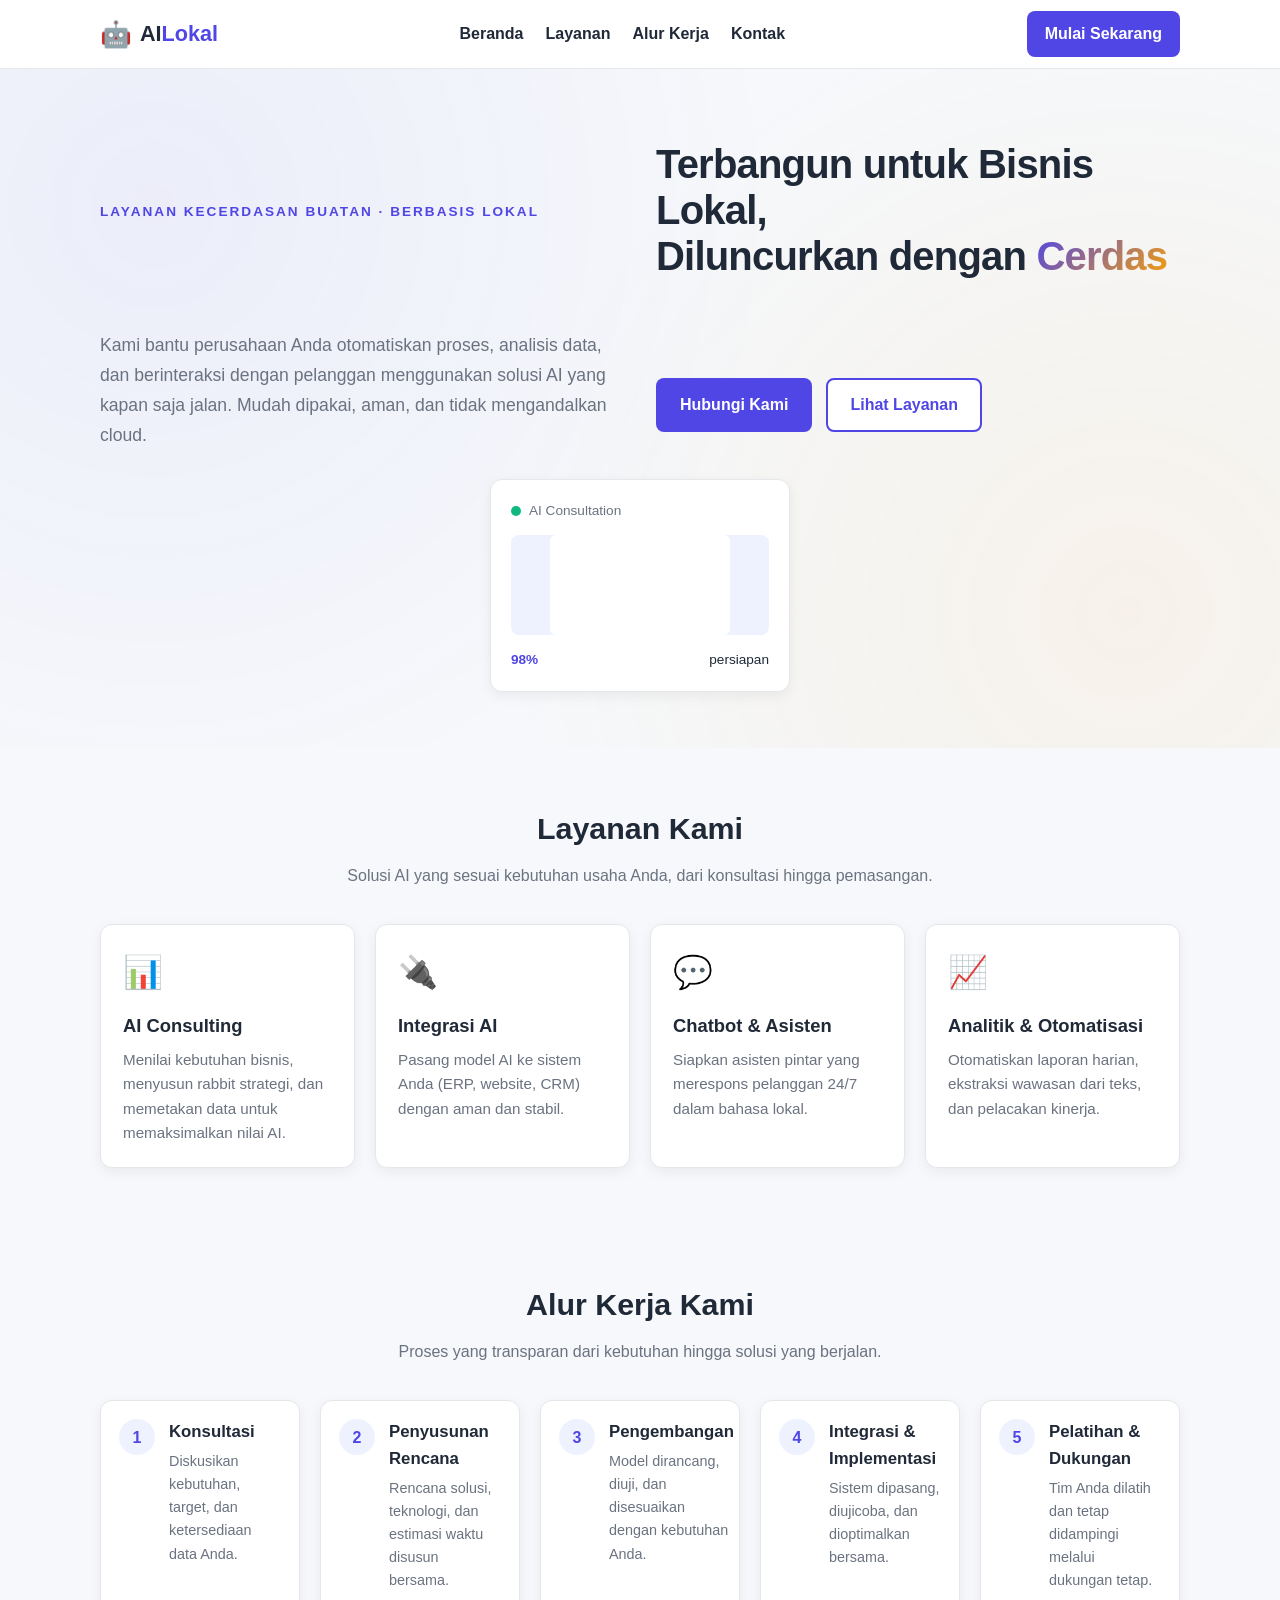
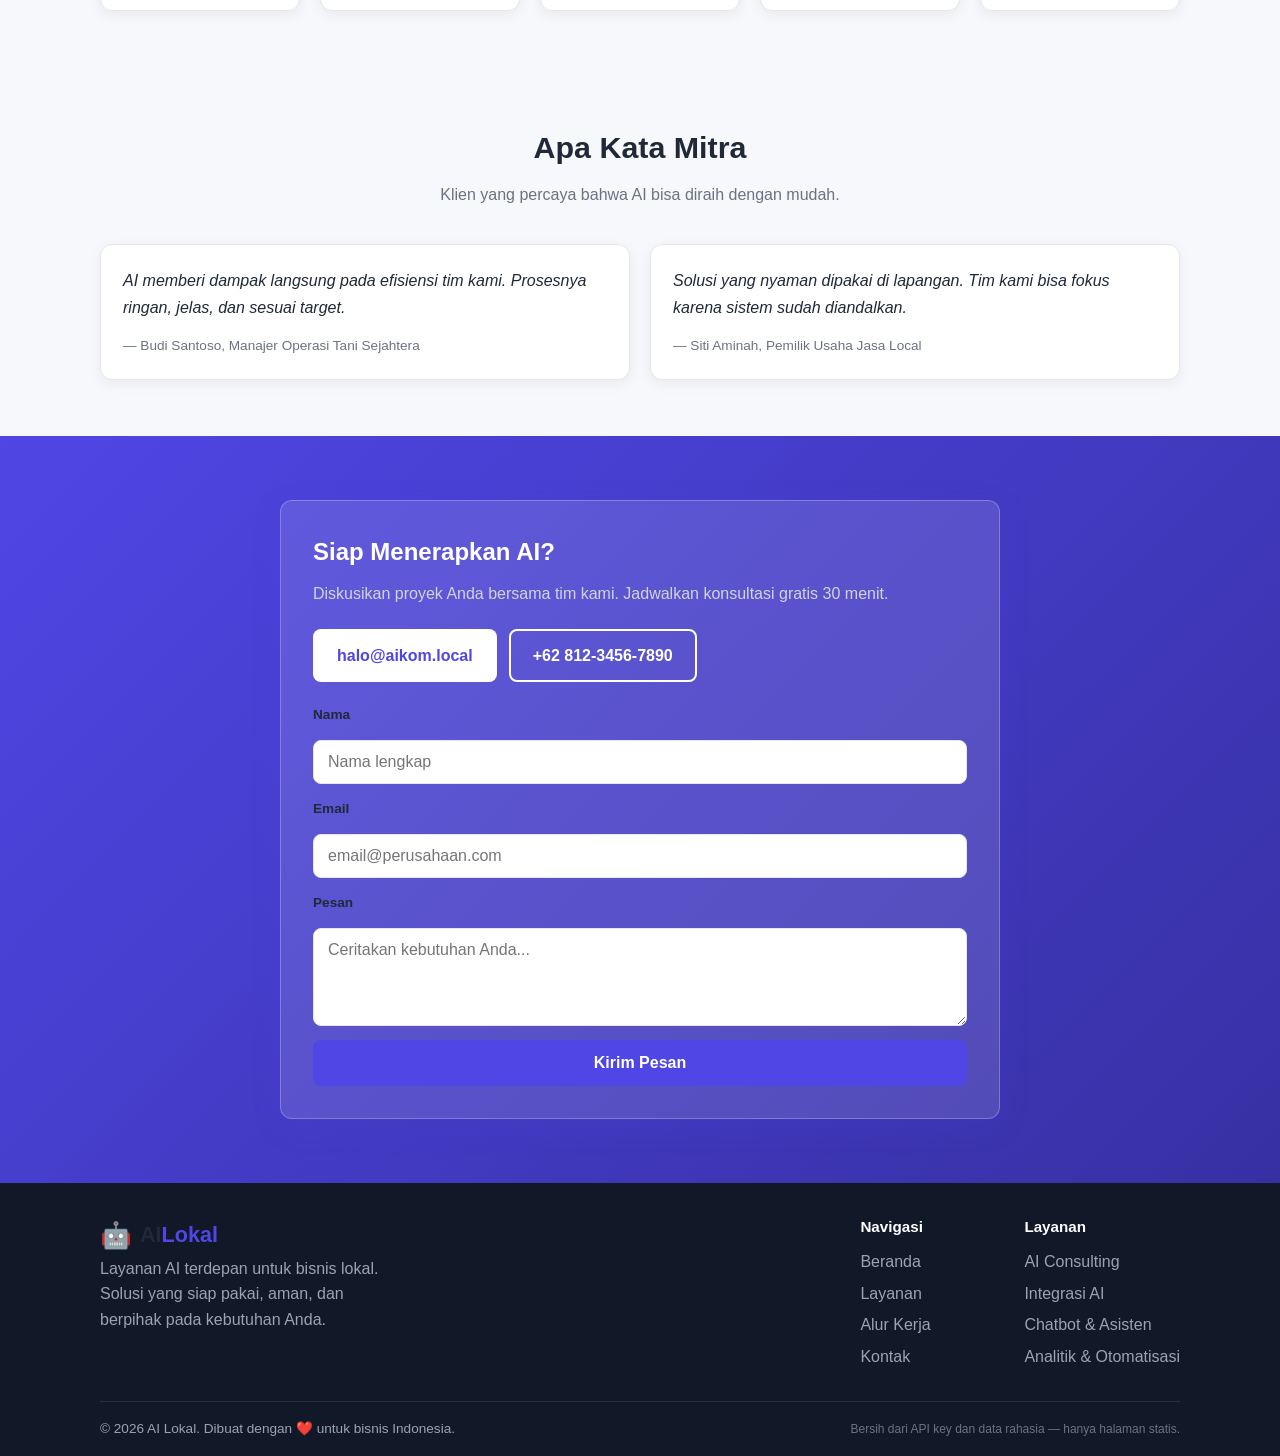
<file: index.html>
<!DOCTYPE html>
<html lang="id">
<head>
  <meta charset="UTF-8" />
  <meta name="viewport" content="width=device-width, initial-scale=1.0" />
  <title>AI Lokal | Layanan Kecerdasan Buatan untuk Bisnis</title>
  <meta name="description" content="Layanan kecerdasan buatan (AI) terdepan untuk bisnis lokal. Konsultasi, integrasi, dan chatbot cerdas." />
  <link rel="stylesheet" href="css/style.css" />
  <link rel="icon" href="data:image/svg+xml,<svg xmlns='http://www.w3.org/2000/svg' viewBox='0 0 100 100'><text y='.9em' font-size='90'>🤖</text></svg>" />
</head>
<body>
  <!-- ======== HEADER / NAV ======= -->
  <header class="site-header">
    <div class="container">
      <a href="#" class="logo">
        <span class="logo-icon">🤖</span>
        <span class="logo-text">AI<span class="logo-accent">Lokal</span></span>
      </a>
      <nav class="nav-links" id="navLinks">
        <a href="#hero">Beranda</a>
        <a href="#layanan">Layanan</a>
        <a href="#alur">Alur Kerja</a>
        <a href="#kontak">Kontak</a>
      </nav>
      <a href="#kontak" class="btn btn-primary nav-cta">Mulai Sekarang</a>
      <button class="hamburger" id="hamburger" aria-label="Buka menu">
        <span></span>
        <span></span>
        <span></span>
      </button>
    </div>
  </header>

  <!-- ======== HERO ======= -->
  <section class="hero" id="hero">
    <div class="container">
      <div class="hero-content">
        <p class="eyebrow">Layanan Kecerdasan Buatan &middot; Berbasis Lokal</p>
        <h1>Terbangun untuk Bisnis Lokal,<br />Diluncurkan dengan <span class="gradient-text">Cerdas</span></h1>
        <p class="hero-desc">
          Kami bantu perusahaan Anda otomatiskan proses, analisis data, dan berinteraksi dengan pelanggan
          menggunakan solusi AI yang kapan saja jalan. Mudah dipakai, aman, dan tidak mengandalkan cloud.
        </p>
        <div class="hero-actions">
          <a href="#kontak" class="btn btn-primary">Hubungi Kami</a>
          <a href="#layanan" class="btn btn-secondary">Lihat Layanan</a>
        </div>
      </div>
      <div class="hero-visual" aria-hidden="true">
        <div class="card mock-card">
          <div class="card-header">
            <span class="status dot"></span>
            <span>AI Consultation</span>
          </div>
          <p class="card-body">
            <span class="placeholder">&nbsp;</span>
          </p>
          <div class="card-footer">
            <span class="data-point">98% &nbsp;</span>
            <span class="label">persiapan</span>
          </div>
        </div>
      </div>
    </div>
  </section>

  <!-- ======== LAYANAN ======= -->
  <section class="section services" id="layanan">
    <div class="container">
      <div class="section-header">
        <h2>Layanan Kami</h2>
        <p>Solusi AI yang sesuai kebutuhan usaha Anda, dari konsultasi hingga pemasangan.</p>
      </div>
      <div class="services-grid">
        <article class="service-card">
          <div class="service-icon">📊</div>
          <h3>AI Consulting</h3>
          <p>Menilai kebutuhan bisnis, menyusun rabbit strategi, dan memetakan data untuk memaksimalkan nilai AI.</p>
        </article>
        <article class="service-card">
          <div class="service-icon">🔌</div>
          <h3>Integrasi AI</h3>
          <p>Pasang model AI ke sistem Anda (ERP, website, CRM) dengan aman dan stabil.</p>
        </article>
        <article class="service-card">
          <div class="service-icon">💬</div>
          <h3>Chatbot &amp; Asisten</h3>
          <p>Siapkan asisten pintar yang merespons pelanggan 24/7 dalam bahasa lokal.</p>
        </article>
        <article class="service-card">
          <div class="service-icon">📈</div>
          <h3>Analitik &amp; Otomatisasi</h3>
          <p>Otomatiskan laporan harian, ekstraksi wawasan dari teks, dan pelacakan kinerja.</p>
        </article>
      </div>
    </div>
  </section>

  <!-- ======== ALUR KERJA ======= -->
  <section class="section workflow" id="alur">
    <div class="container">
      <div class="section-header">
        <h2>Alur Kerja Kami</h2>
        <p>Proses yang transparan dari kebutuhan hingga solusi yang berjalan.</p>
      </div>
      <ol class="workflow-steps">
        <li class="step">
          <div class="step-number">1</div>
          <div class="step-content">
            <h3>Konsultasi</h3>
            <p>Diskusikan kebutuhan, target, dan ketersediaan data Anda.</p>
          </div>
        </li>
        <li class="step">
          <div class="step-number">2</div>
          <div class="step-content">
            <h3>Penyusunan Rencana</h3>
            <p>Rencana solusi, teknologi, dan estimasi waktu disusun bersama.</p>
          </div>
        </li>
        <li class="step">
          <div class="step-number">3</div>
          <div class="step-content">
            <h3>Pengembangan</h3>
            <p>Model dirancang, diuji, dan disesuaikan dengan kebutuhan Anda.</p>
          </div>
        </li>
        <li class="step">
          <div class="step-number">4</div>
          <div class="step-content">
            <h3>Integrasi &amp; Implementasi</h3>
            <p>Sistem dipasang, diujicoba, dan dioptimalkan bersama.</p>
          </div>
        </li>
        <li class="step">
          <div class="step-number">5</div>
          <div class="step-content">
            <h3>Pelatihan &amp; Dukungan</h3>
            <p>Tim Anda dilatih dan tetap didampingi melalui dukungan tetap.</p>
          </div>
        </li>
      </ol>
    </div>
  </section>

  <!-- ======== TESTIMONIAL (optional) ======= -->
  <section class="section testimonial">
    <div class="container">
      <div class="section-header">
        <h2>Apa Kata Mitra</h2>
        <p>Klien yang percaya bahwa AI bisa diraih dengan mudah.</p>
      </div>
      <div class="testimonial-grid">
        <figure class="testimonial-card">
          <blockquote cite="#">
            AI memberi dampak langsung pada efisiensi tim kami. Prosesnya ringan, jelas, dan sesuai target.
          </blockquote>
          <figcaption>— Budi Santoso, Manajer Operasi Tani Sejahtera</figcaption>
        </figure>
        <figure class="testimonial-card">
          <blockquote cite="#">
            Solusi yang nyaman dipakai di lapangan. Tim kami bisa fokus karena sistem sudah diandalkan.
          </blockquote>
          <figcaption>— Siti Aminah, Pemilik Usaha Jasa Local</figcaption>
        </figure>
      </div>
    </div>
  </section>

  <!-- ======== CTA / KONTAK ======== -->
  <section class="section cta" id="kontak">
    <div class="container">
      <div class="cta-card">
        <h2>Siap Menerapkan AI?</h2>
        <p>Diskusikan proyek Anda bersama tim kami. Jadwalkan konsultasi gratis 30 menit.</p>
        <div class="cta-actions">
          <a href="mailto:halo@aikom.local" class="btn btn-primary">halo@aikom.local</a>
          <a href="tel:+6281234567890" class="btn btn-secondary">+62 812-3456-7890</a>
        </div>
        <form class="contact-form" id="contactForm">
          <label for="name">Nama</label>
          <input type="text" id="name" name="name" required placeholder="Nama lengkap" />
          <label for="email">Email</label>
          <input type="email" id="email" name="email" required placeholder="email@perusahaan.com" />
          <label for="message">Pesan</label>
          <textarea id="message" name="message" rows="4" required placeholder="Ceritakan kebutuhan Anda..."></textarea>
          <button type="submit" class="btn btn-primary">Kirim Pesan</button>
        </form>
      </div>
    </div>
  </section>

  <!-- ======== FOOTER ======== -->
  <footer class="site-footer">
    <div class="container">
      <div class="footer-content">
        <div class="footer-brand">
          <a href="#" class="logo">
            <span class="logo-icon">🤖</span>
            <span class="logo-text">AI<span class="logo-accent">Lokal</span></span>
          </a>
          <p>Layanan AI terdepan untuk bisnis lokal. Solusi yang siap pakai, aman, dan berpihak pada kebutuhan Anda.</p>
        </div>
        <div class="footer-links">
          <div class="footer-col">
            <h4>Navigasi</h4>
            <ul>
              <li><a href="#hero">Beranda</a></li>
              <li><a href="#layanan">Layanan</a></li>
              <li><a href="#alur">Alur Kerja</a></li>
              <li><a href="#kontak">Kontak</a></li>
            </ul>
          </div>
          <div class="footer-col">
            <h4>Layanan</h4>
            <ul>
              <li><a href="#layanan">AI Consulting</a></li>
              <li><a href="#layanan">Integrasi AI</a></li>
              <li><a href="#layanan">Chatbot &amp; Asisten</a></li>
              <li><a href="#layanan">Analitik &amp; Otomatisasi</a></li>
            </ul>
          </div>
        </div>
      </div>
      <div class="footer-bottom">
        <p>&copy; 2026 AI Lokal. Dibuat dengan ❤️ untuk bisnis Indonesia.</p>
        <p class="footer-note">Bersih dari API key dan data rahasia — hanya halaman statis.</p>
      </div>
    </div>
  </footer>

  <script src="js/script.js"></script>
</body>
</html>
</file>
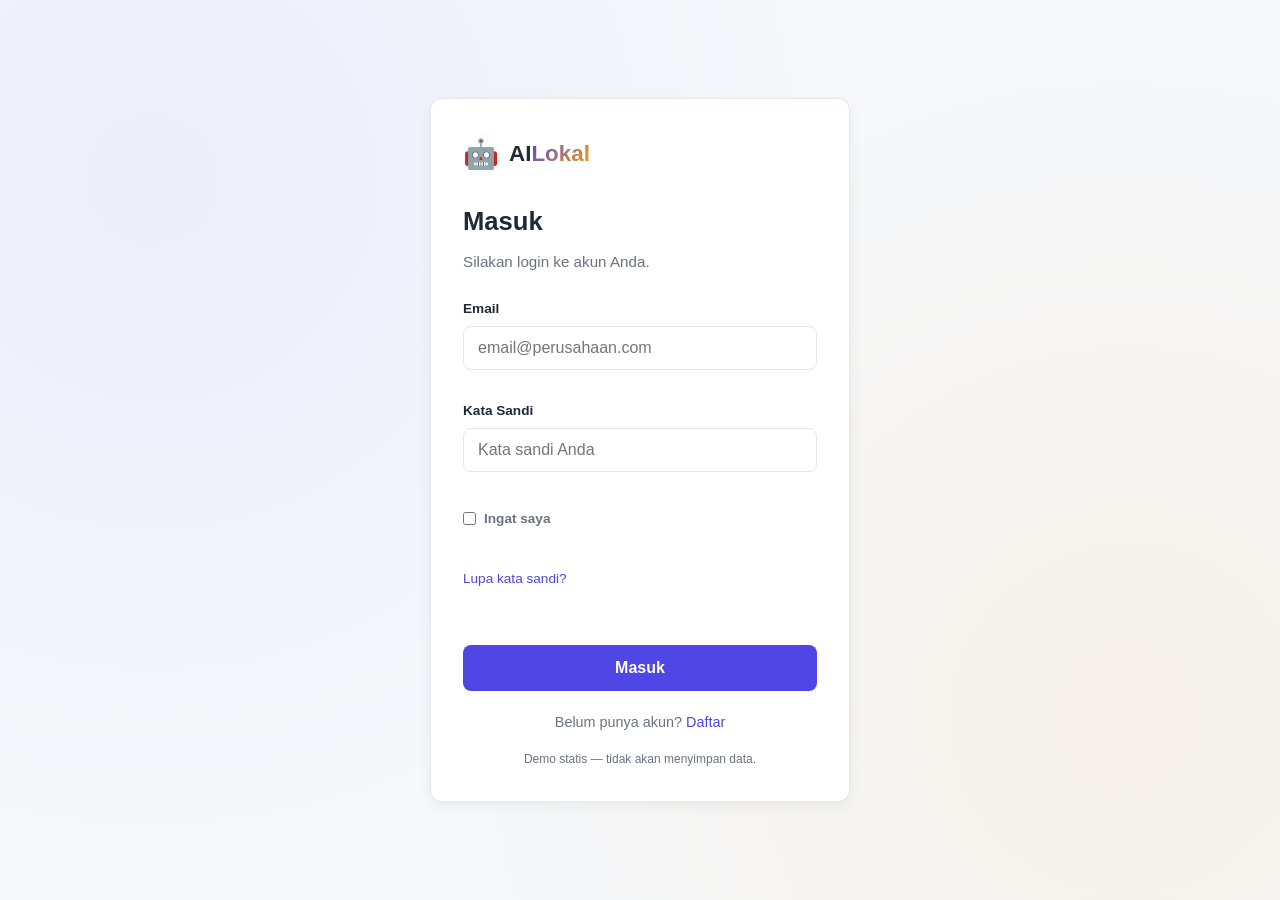
<file: login.html>
<!DOCTYPE html>
<html lang="id">
<head>
  <meta charset="UTF-8" />
  <meta name="viewport" content="width=device-width, initial-scale=1.0" />
  <title>Masuk &middot; AI Lokal</title>
  <meta name="description" content="Login ke akun AI Lokal Anda." />
  <link rel="stylesheet" href="css/style.css" />
  <link rel="icon" href="data:image/svg+xml,<svg xmlns='http://www.w3.org/2000/svg' viewBox='0 0 100 100'><text y='.9em' font-size='90'>🤖</text></svg>" />
  <style>
    /* ---------- Login page specific ---------- */
    .login-wrap {
      min-height: 100vh;
      display: flex;
      align-items: center;
      justify-content: center;
      padding: 24px;
      background:
        radial-gradient(circle at 12% 20%, rgba(79, 70, 229, 0.06), transparent 50%),
        radial-gradient(circle at 88% 80%, rgba(245, 158, 11, 0.07), transparent 50%),
        var(--color-bg);
    }

    .login-card {
      width: 100%;
      max-width: 420px;
      background: var(--color-surface);
      border: 1px solid var(--color-border);
      border-radius: var(--radius);
      box-shadow: var(--shadow);
      padding: 32px;
    }

    .login-card .logo {
      display: flex;
      align-items: center;
      gap: 10px;
      font-size: 1.4rem;
      font-weight: 800;
      margin-bottom: 24px;
    }

    .login-card .logo-icon { font-size: 1.8rem; }

    .login-card h1 {
      font-size: 1.6rem;
      margin-bottom: 8px;
    }

    .login-card .sub {
      color: var(--color-text-light);
      font-size: 0.95rem;
      margin-bottom: 24px;
    }

    .login-card .form-group { margin-bottom: 16px; }

    .login-card .form-group label {
      display: block;
      font-weight: 700;
      font-size: 0.85rem;
      margin-bottom: 6px;
    }

    .login-card .form-group input,
    .login-card .form-group select {
      width: 100%;
      padding: 12px 14px;
      border: 1px solid var(--color-border);
      border-radius: 8px;
      font-family: var(--font);
      font-size: 1rem;
      background: var(--color-surface);
      color: var(--color-text);
      transition: border-color 0.2s, box-shadow 0.2s;
    }

    .login-card .form-group input:focus,
    .login-card .form-group select:focus {
      outline: none;
      border-color: var(--color-primary);
      box-shadow: 0 0 0 3px var(--color-primary-light);
    }

    .login-card .form-group .checkbox {
      display: flex;
      align-items: center;
      gap: 8px;
      font-size: 0.85rem;
      color: var(--color-text-light);
      margin-top: 6px;
    }

    .login-card .form-group .checkbox input {
      width: auto;
      accent-color: var(--color-primary);
    }

    .login-card .forgot {
      display: inline-block;
      font-size: 0.85rem;
      color: var(--color-primary);
      text-decoration: none;
    }

    .login-card .forgot:hover { text-decoration: underline; }

    .login-card .actions {
      display: flex;
      flex-direction: column;
      gap: 12px;
      margin-top: 24px;
    }

    .login-card .signup-link {
      text-align: center;
      font-size: 0.9rem;
      color: var(--color-text-light);
      margin-top: 20px;
    }

    .login-card .signup-link a {
      color: var(--color-primary);
      text-decoration: none;
    }

    .login-card .signup-link a:hover { text-decoration: underline; }

    .login-card .demo-note {
      margin-top: 16px;
      font-size: 0.75rem;
      color: var(--color-text-light);
      text-align: center;
    }
  </style>
</head>
<body>
  <div class="login-wrap">
    <div class="login-card">
      <div class="logo">
        <span class="logo-icon">🤖</span>
        <span>AI<span class="gradient-text" style="color:var(--color-primary);">Lokal</span></span>
      </div>
      <h1>Masuk</h1>
      <p class="sub">Silakan login ke akun Anda.</p>

      <form class="contact-form" id="loginForm" novalidate>
        <div class="form-group">
          <label for="loginEmail">Email</label>
          <input
            type="email"
            id="loginEmail"
            name="email"
            required
            placeholder="email@perusahaan.com"
            autocomplete="email"
            spellcheck="false"
          />
        </div>

        <div class="form-group">
          <label for="loginPassword">Kata Sandi</label>
          <input
            type="password"
            id="loginPassword"
            name="password"
            required
            placeholder="Kata sandi Anda"
            autocomplete="current-password"
          />
        </div>

        <div class="form-group">
          <label class="checkbox">
            <input type="checkbox" name="remember" /> Ingat saya
          </label>
        </div>

        <div class="form-group">
          <a href="#kontak" class="forgot">Lupa kata sandi?</a>
        </div>

        <div class="actions">
          <button type="submit" class="btn btn-primary">Masuk</button>
        </div>
      </form>

      <p class="signup-link">Belum punya akun? <a href="#">Daftar</a></p>
      <p class="demo-note">Demo statis &mdash; tidak akan menyimpan data.</p>
    </div>
  </div>

  <script>
    (function () {
      'use strict';

      var form = document.getElementById('loginForm');
      if (!form) return;

      form.addEventListener('submit', function (e) {
        e.preventDefault();

        var email = document.getElementById('loginEmail').value.trim();
        var password = document.getElementById('loginPassword').value.trim();

        if (!email || !password) {
          alert('Silakan isi email dan kata sandi.');
          return;
        }

        var emailRe = /^[^\s@]+@[^\s@]+\.[^\s@]+$/;
        if (!emailRe.test(email)) {
          alert('Format email tidak valid.');
          return;
        }

        // Demo only: in production this is replaced with a
        // serverless function or backend endpoint.
        console.log('Login attempt:', { email: email });
        alert('Login berhasil (demo). Anda akan diarahkan ke halaman utama.');
        form.reset();
        window.location.href = '#';
      });
    })();
  </script>
</body>
</html>
</file>
<file: css/style.css>
/* =========================================
   AI Lokal — Landing Page Styles
   Responsive, no framework
   ========================================= */

:root {
  --color-bg: #f6f8fb;
  --color-surface: #ffffff;
  --color-text: #1f2937;
  --color-text-light: #6b7280;
  --color-primary: #4f46e5;
  --color-primary-hover: #4338ca;
  --color-primary-light: #eef2ff;
  --color-accent: #f59e0b;
  --color-border: #e5e7eb;
  --color-footer: #111827;
  --color-footer-text: #9ca3af;
  --radius: 12px;
  --shadow: 0 4px 14px rgba(0, 0, 0, 0.06);
  --shadow-hover: 0 8px 24px rgba(0, 0, 0, 0.10);
  --font: 'Segoe UI', 'Roboto', 'Helvetica Neue', Arial, sans-serif;
  --container-max: 1120px;
}

* { box-sizing: border-box; margin: 0; padding: 0; }

html {
  scroll-behavior: smooth;
  -webkit-font-smoothing: antialiased;
}

body {
  font-family: var(--font);
  color: var(--color-text);
  background: var(--color-bg);
  line-height: 1.6;
}

.container {
  width: 100%;
  max-width: var(--container-max);
  margin: 0 auto;
  padding: 0 20px;
}

a { text-decoration: none; color: inherit; }
ul { list-style: none; }

/* ---------- Buttons ---------- */
.btn {
  display: inline-block;
  padding: 12px 22px;
  border-radius: 8px;
  font-weight: 600;
  font-size: 1rem;
  cursor: pointer;
  border: 2px solid transparent;
  transition: background 0.2s, transform 0.15s, box-shadow 0.2s;
  text-align: center;
}

.btn-primary {
  background: var(--color-primary);
  color: #fff;
}
.btn-primary:hover {
  background: var(--color-primary-hover);
  transform: translateY(-2px);
  box-shadow: var(--shadow-hover);
}

.btn-secondary {
  background: var(--color-surface);
  color: var(--color-primary);
  border-color: var(--color-primary);
}
.btn-secondary:hover {
  background: var(--color-primary-light);
  transform: translateY(-2px);
}

/* ---------- Header ---------- */
.site-header {
  position: sticky;
  top: 0;
  z-index: 100;
  background: rgba(255, 255, 255, 0.92);
  backdrop-filter: blur(8px);
  border-bottom: 1px solid var(--color-border);
}

.site-header .container {
  display: flex;
  align-items: center;
  justify-content: space-between;
  height: 68px;
}

.logo {
  display: flex;
  align-items: center;
  gap: 8px;
  font-size: 1.35rem;
  font-weight: 800;
  color: var(--color-text);
}
.logo-icon { font-size: 1.6rem; }
.logo-accent { color: var(--color-primary); }

.nav-links {
  display: flex;
  gap: 22px;
}
.nav-links a {
  font-weight: 600;
  color: var(--color-text);
  transition: color 0.2s;
}
.nav-links a:hover { color: var(--color-primary); }

.nav-cta {
  padding: 8px 16px;
}

.hamburger {
  display: none;
  flex-direction: column;
  gap: 5px;
  background: transparent;
  border: none;
  cursor: pointer;
  padding: 6px;
}
.hamburger span {
  display: block;
  height: 3px;
  width: 24px;
  background: var(--color-text);
  border-radius: 2px;
  transition: transform 0.25s, opacity 0.25s;
}

/* ---------- Hero ---------- */
.hero {
  padding: 72px 0 56px;
  background:
    radial-gradient(circle at 12% 20%, rgba(79, 70, 229, 0.06), transparent 50%),
    radial-gradient(circle at 88% 80%, rgba(245, 158, 11, 0.07), transparent 50%),
    var(--color-bg);
}

.hero-content {
  display: grid;
  grid-template-columns: 1fr 1fr;
  gap: 32px;
  align-items: center;
}

.eyebrow {
  text-transform: uppercase;
  letter-spacing: 2px;
  font-size: 0.85rem;
  font-weight: 700;
  color: var(--color-primary);
  margin-bottom: 16px;
}

.hero h1 {
  font-size: 2.5rem;
  line-height: 1.15;
  letter-spacing: -0.02em;
  margin-bottom: 20px;
}

.gradient-text {
  background: linear-gradient(135deg, var(--color-primary), var(--color-accent));
  -webkit-background-clip: text;
  -webkit-text-fill-color: transparent;
  background-clip: text;
}

.hero-desc {
  font-size: 1.1rem;
  color: var(--color-text-light);
  margin-bottom: 28px;
  line-height: 1.7;
}

.hero-actions { display: flex; gap: 14px; flex-wrap: wrap; }

.hero-visual {
  display: flex;
  justify-content: center;
  align-items: center;
}

.mock-card {
  width: 100%;
  max-width: 300px;
  background: var(--color-surface);
  border-radius: var(--radius);
  box-shadow: var(--shadow);
  padding: 20px;
  border: 1px solid var(--color-border);
}

.card-header {
  display: flex;
  align-items: center;
  gap: 8px;
  font-size: 0.85rem;
  color: var(--color-text-light);
  margin-bottom: 14px;
}
.status {
  width: 10px;
  height: 10px;
  border-radius: 50%;
  background: #10b981;
  display: inline-block;
}
.dot { animation: pulse 1.8s ease-in-out infinite; }
@keyframes pulse {
  0%, 100% { opacity: 1; }
  50% { opacity: 0.35; }
}

.card-body { height: 100px; background: var(--color-primary-light); border-radius: 8px; }

.placeholder {
  display: block;
  height: 100%;
  width: 70%;
  background: var(--color-surface);
  border-radius: 6px;
  margin: 0 auto;
}

.card-footer {
  display: flex;
  justify-content: space-between;
  align-items: center;
  margin-top: 14px;
  font-size: 0.85rem;
}
.data-point { font-weight: 800; color: var(--color-primary); }

/* ---------- Section common ---------- */
.section {
  padding: 56px 0;
}
.section-header { text-align: center; max-width: 640px; margin: 0 auto 36px; }
.section-header h2 {
  font-size: 1.9rem;
  margin-bottom: 10px;
}
.section-header p { color: var(--color-text-light); }

/* ---------- Services ---------- */
.services-grid {
  display: grid;
  grid-template-columns: repeat(auto-fit, minmax(220px, 1fr));
  gap: 20px;
}

.service-card {
  background: var(--color-surface);
  border: 1px solid var(--color-border);
  border-radius: var(--radius);
  padding: 22px;
  box-shadow: var(--shadow);
  transition: transform 0.2s, box-shadow 0.2s;
}
.service-card:hover {
  transform: translateY(-4px);
  box-shadow: var(--shadow-hover);
}
.service-icon { font-size: 2rem; margin-bottom: 12px; }
.service-card h3 { margin-bottom: 8px; font-size: 1.15rem; }
.service-card p { color: var(--color-text-light); font-size: 0.95rem; line-height: 1.6; }

/* ---------- Workflow ---------- */
.workflow-steps {
  display: grid;
  grid-template-columns: repeat(auto-fit, minmax(180px, 1fr));
  gap: 20px;
  margin-top: 8px;
}

.step {
  display: flex;
  gap: 14px;
  background: var(--color-surface);
  border: 1px solid var(--color-border);
  border-radius: var(--radius);
  padding: 18px;
  box-shadow: var(--shadow);
}
.step-number {
  width: 36px;
  height: 36px;
  border-radius: 50%;
  background: var(--color-primary-light);
  color: var(--color-primary);
  font-weight: 800;
  display: flex;
  align-items: center;
  justify-content: center;
  flex-shrink: 0;
}
.step-content { flex: 1; }
.step-content h3 { font-size: 1.05rem; margin-bottom: 4px; }
.step-content p { font-size: 0.9rem; color: var(--color-text-light); }

/* ---------- Testimonials ---------- */
.testimonial-grid {
  display: grid;
  grid-template-columns: repeat(auto-fit, minmax(280px, 1fr));
  gap: 20px;
}

.testimonial-card {
  background: var(--color-surface);
  border: 1px solid var(--color-border);
  border-radius: var(--radius);
  padding: 22px;
  box-shadow: var(--shadow);
}
.testimonial-card blockquote {
  font-size: 1rem;
  color: var(--color-text);
  line-height: 1.7;
  margin-bottom: 14px;
  font-style: italic;
}
.testimonial-card figcaption { font-size: 0.85rem; color: var(--color-text-light); }

/* ---------- CTA / Contact ---------- */
.cta {
  background: linear-gradient(135deg, var(--color-primary), #3730a3);
  color: #fff;
  padding: 64px 0;
}
.cta .section-header h2 { color: #fff; }
.cta .section-header p { color: #d1d5db; }

.cta-card {
  max-width: 720px;
  margin: 0 auto;
  background: rgba(255, 255, 255, 0.12);
  border: 1px solid rgba(255, 255, 255, 0.25);
  border-radius: var(--radius);
  padding: 32px;
  box-shadow: 0 8px 28px rgba(79, 70, 229, 0.18);
}

.cta-card h2 { color: #fff; margin-bottom: 10px; }
.cta-card > p { color: #d1d5db; margin-bottom: 22px; }

.cta-actions { display: flex; gap: 12px; flex-wrap: wrap; margin-bottom: 22px; }
.cta-actions .btn { color: var(--color-footer); }
.cta-actions .btn-primary { background: #fff; color: var(--color-primary); }
.cta-actions .btn-secondary { border-color: #fff; color: #fff; background: transparent; }
.cta-actions .btn-primary:hover { background: var(--color-bg); }

.contact-form {
  display: flex;
  flex-direction: column;
  gap: 14px;
}
.contact-form label {
  font-weight: 700;
  font-size: 0.85rem;
  color: var(--color-text);
}
.contact-form input,
.contact-form textarea {
  width: 100%;
  padding: 12px 14px;
  border: 1px solid var(--color-border);
  border-radius: 8px;
  font-family: var(--font);
  font-size: 1rem;
  background: var(--color-surface);
  color: var(--color-text);
  transition: border-color 0.2s, box-shadow 0.2s;
}
.contact-form input:focus,
.contact-form textarea:focus {
  outline: none;
  border-color: var(--color-primary);
  box-shadow: 0 0 0 3px var(--color-primary-light);
}
.contact-form textarea { resize: vertical; }

/* ---------- Footer ---------- */
.site-footer {
  background: var(--color-footer);
  color: var(--color-footer-text);
}
.footer-content {
  display: flex;
  flex-wrap: wrap;
  justify-content: space-between;
  gap: 24px;
  padding: 32px 0;
  border-bottom: 1px solid rgba(255, 255, 255, 0.1);
}
.footer-brand { max-width: 300px; }
.footer-brand p { line-height: 1.6; }
.footer-links {
  display: flex;
  flex-wrap: wrap;
  gap: 24px;
}
.footer-col { min-width: 140px; }
.footer-col h4 {
  color: #fff;
  font-size: 0.95rem;
  margin-bottom: 10px;
}
.footer-col ul { display: flex; flex-direction: column; gap: 6px; }
.footer-col a:hover { color: #fff; }
.footer-bottom {
  display: flex;
  justify-content: space-between;
  align-items: center;
  padding: 16px 0;
  font-size: 0.85rem;
}
.footer-note { font-size: 0.75rem; color: #6b7280; }

/* ---------- Responsive ---------- */
@media (max-width: 820px) {
  .hero-content { grid-template-columns: 1fr; gap: 24px; }
  .hero h1 { font-size: 2rem; }
  .hero-visual { order: -1; }
  .hero-visual .mock-card { max-width: 100%; }
}

@media (max-width: 640px) {
  .nav-links {
    display: none;
    position: absolute;
    top: 100%;
    left: 0;
    right: 0;
    background: var(--color-surface);
    flex-direction: column;
    padding: 16px 20px;
    gap: 12px;
    border-bottom: 1px solid var(--color-border);
    box-shadow: var(--shadow);
  }
  .nav-links.open { display: flex; }

  .hamburger { display: flex; }

  .hero { padding: 48px 0 40px; }
  .hero h1 { font-size: 1.7rem; }

  .services-grid { grid-template-columns: 1fr; }
  .workflow-steps { grid-template-columns: 1fr; }
  .testimonial-grid { grid-template-columns: 1fr; }

  .cta-card { padding: 24px; }
  .footer-content { flex-direction: column; }
  .footer-bottom { flex-direction: column; gap: 8px; text-align: center; }

  .btn { padding: 10px 18px; font-size: 0.95rem; }
}

/* ---------- Utils ---------- */
.sr-only {
  position: absolute;
  width: 1px; height: 1px;
  padding: 0; margin: -1px;
  overflow: hidden;
  clip: rect(0, 0, 0, 0);
  white-space: nowrap;
}
</file>
